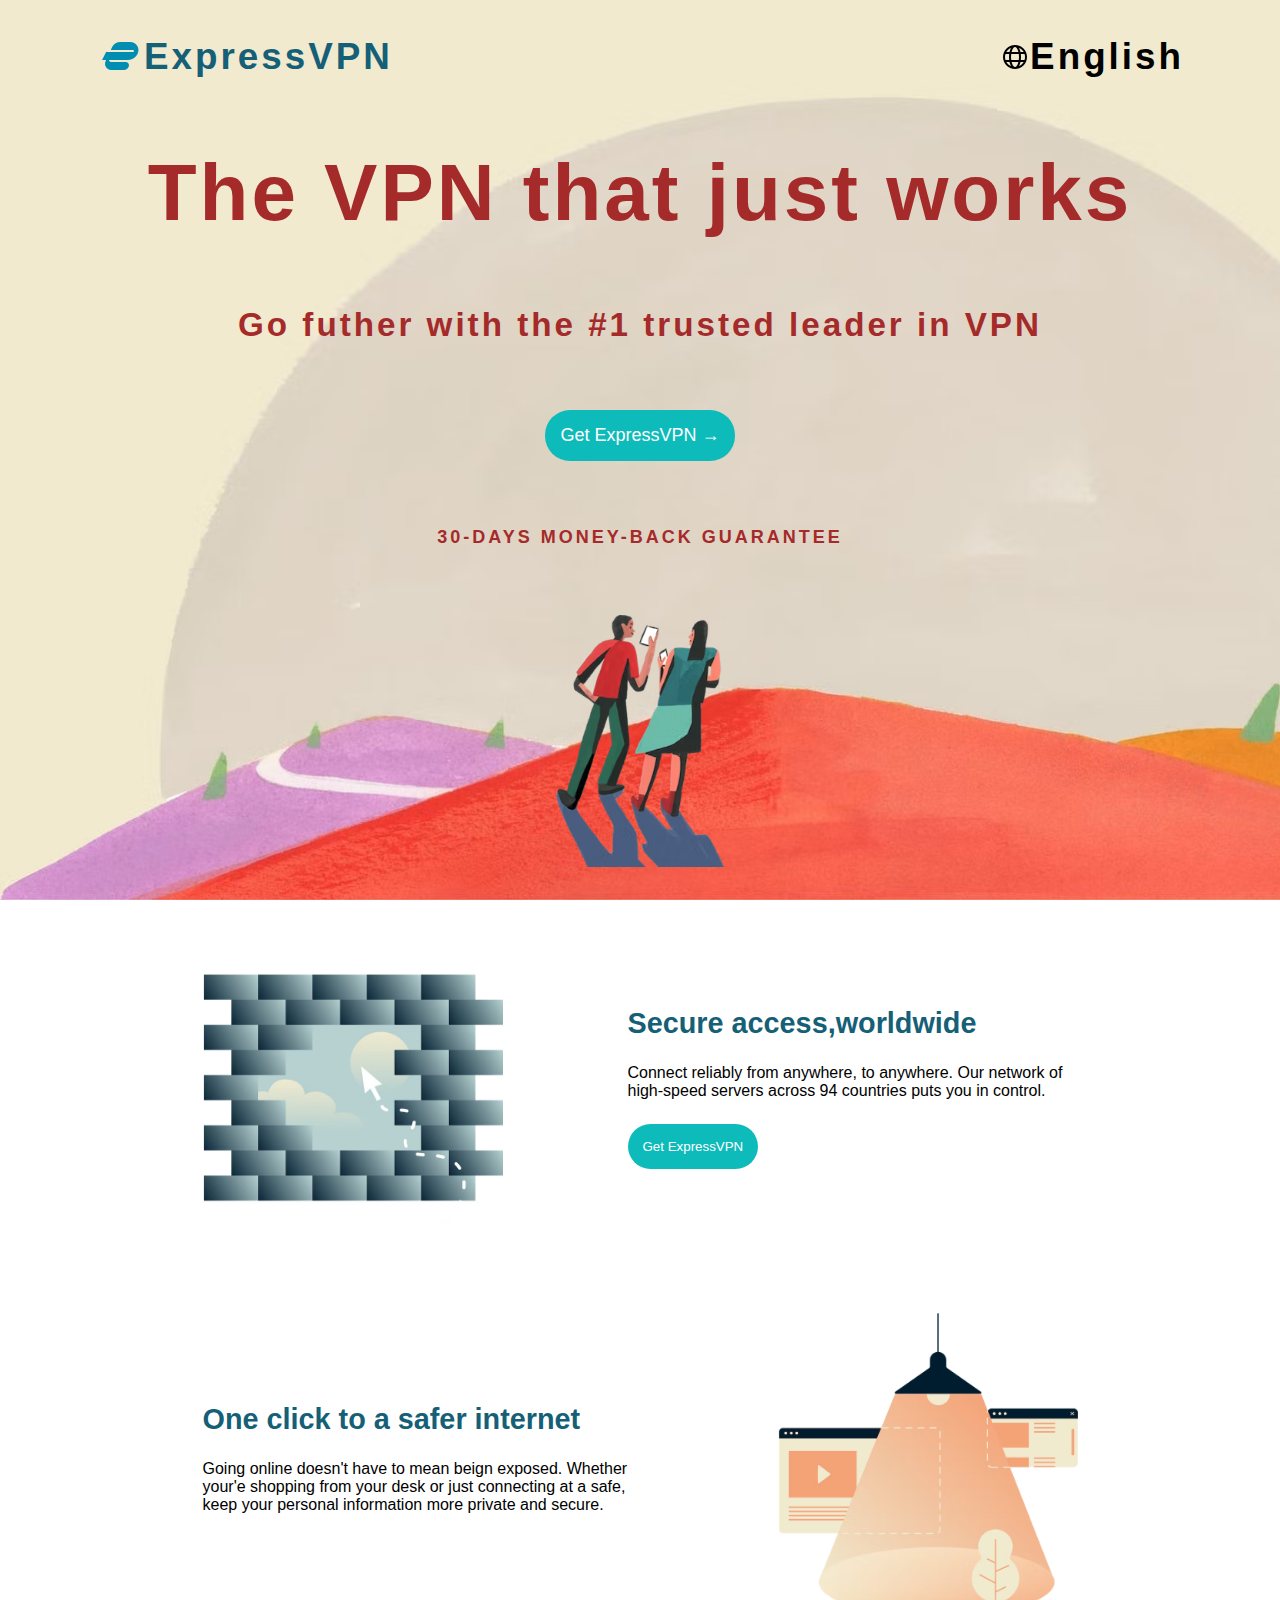
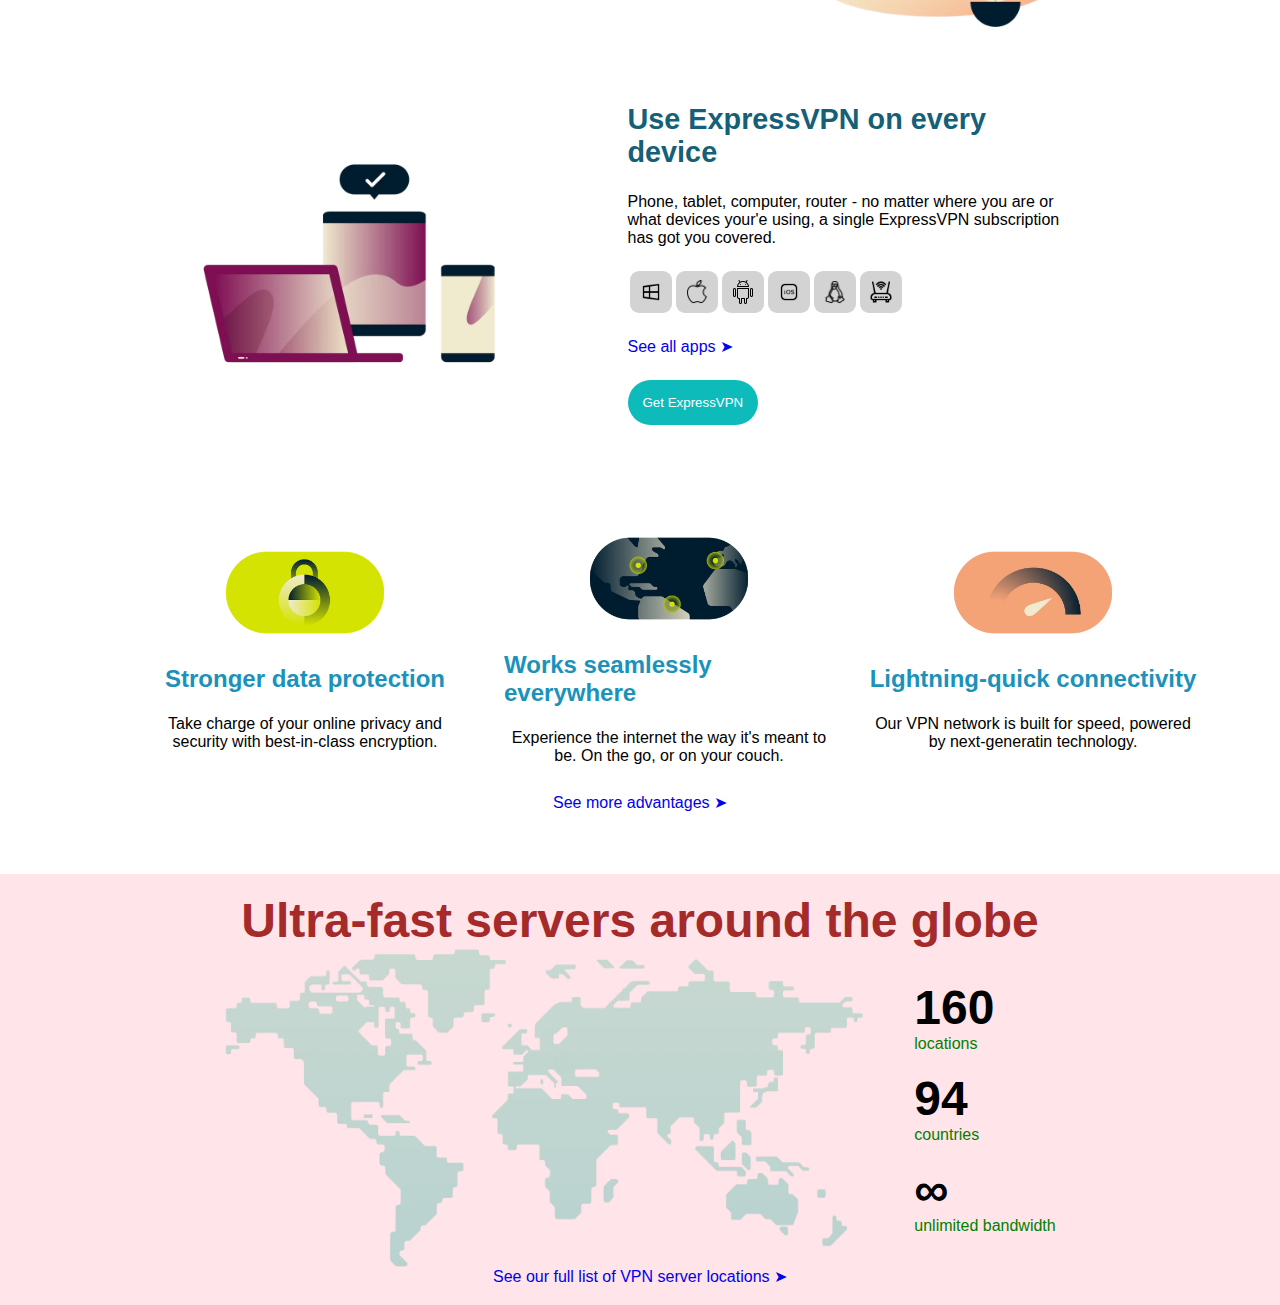
<file: OIBSIP_Task 1/index.html>
<!DOCTYPE html>
<html lang="en">

<head>
    <meta charset="UTF-8">
    <meta http-equiv="X-UA-Compatible" content="IE=edge">
    <meta name="viewport" content="width=device-width, initial-scale=1.0">
    <title>Express VPN</title>
    <link rel="shortcut icon" type="image/png" href="favicon2.png">
    <link rel="stylesheet" href="style.css">
</head>

<body>
    <div class="body-back">
        <!-- Header Section -->
        <header>
            <div class="detail">
                <span class="detail_logo">
                    <img id="limg" src="logo.png" />ExpressVPN
                </span>
                <span class="detail_lang">
                    <img id="limg"  src="globe.png" />English
                </span>
            </div>
            <h1>The VPN that just works</h1>
            <h5>Go futher with the #1 trusted leader in VPN</h5>
            <button class=" btn">
                <p>Get ExpressVPN →</p>
            </button>
            <p>30-DAYS MONEY-BACK GUARANTEE</p>
            <img src="home.jpeg" id="head-img">
        </header>
        <!-- About Section -->
        <div class="container">
            <section>
                <img src="img1.jpeg"/>
                <div class="container1">
                    <h3>Secure access,worldwide</h3>
                    <p>
                        Connect reliably from anywhere, to anywhere. Our network of
                        high-speed servers across 94 countries puts you in control.
                    </p>
                    <button class="btn">Get ExpressVPN</button>
                </div>
            </section>
            <section>
                <div class="container1">
                    <h3>One click to a safer internet</h3>
                    <p>
                        Going online doesn't have to mean beign exposed. Whether your'e
                        shopping from your desk or just connecting at a safe, keep your
                        personal information more private and secure.
                    </p>
                </div>
                <img src="img2.jpeg"/>
            </section>
            <section>
                <img src="img3.jpeg"/>
                <div class="container1">
                    <h3>Use ExpressVPN on every device</h3>
                    <p>
                        Phone, tablet, computer, router - no matter where you are or what
                        devices your'e using, a single ExpressVPN subscription has got you
                        covered.
                    </p>
                    <div class="devices">
                        <ul>
                            <li><img src="windows.png"></li>
                            <li><img src="apple.png"></li>
                            <li><img src="android.png"></li>
                            <li><img src="ios.png"></li>
                            <li><img src="linux.png"></li>
                            <li><img src="root.png"></li>
                        </ul>
                        <p>
                            <a href="#"> See all apps ➤</a>
                        </p>
                    </div>
                    <button class="btn">Get ExpressVPN</button>
                </div>
            </section>
            <section class="advantages">
                <div class="advantages1">
                    <div class="advantage1 advan">
                        <img src="img21.jpeg"/>
                        <h4>Stronger data protection</h4>
                        <p>
                            Take charge of your online privacy and security with
                            best-in-class encryption.
                        </p>
                    </div>
                    <div class="advantage2 advan">
                        <img src="img22.jpeg"/>
                        <h4>Works seamlessly everywhere</h4>
                        <p>
                            Experience the internet the way it's meant to be. On the go, or
                            on your couch.
                        </p>
                    </div>
                    <div class="advantage3 advan">
                        <img src="img23.jpeg"/>
                        <h4>Lightning-quick connectivity</h4>
                        <p>
                            Our VPN network is built for speed, powered by next-generatin
                            technology.
                        </p>
                    </div>
                </div>
                <p><a href="#">See more advantages ➤</a></p>
            </section>
        </div>
        <!-- Footer Section  -->
        <footer>
            <h2>Ultra-fast servers around the globe</h2>
            <section class="map">
                <img src="img30.jpeg"/>
                <div class="map-about">
                    <div class="loc">
                        <h4>160</h4>
                        <p>locations</p>
                    </div>
                    <br>
                    <div class="coun">
                        <h4>94</h4>
                        <p>countries</p>
                    </div>
                    <br>
                    <div class="band">
                        <h4>∞</h4>
                        <p>
                            unlimited bandwidth
                        </p>
                    </div>
                </div>
            </section>
            <p>
                <a href="#">See our full list of VPN server locations ➤</a>
            </p>
        </footer>
    </div>
</body>

</html>
</file>
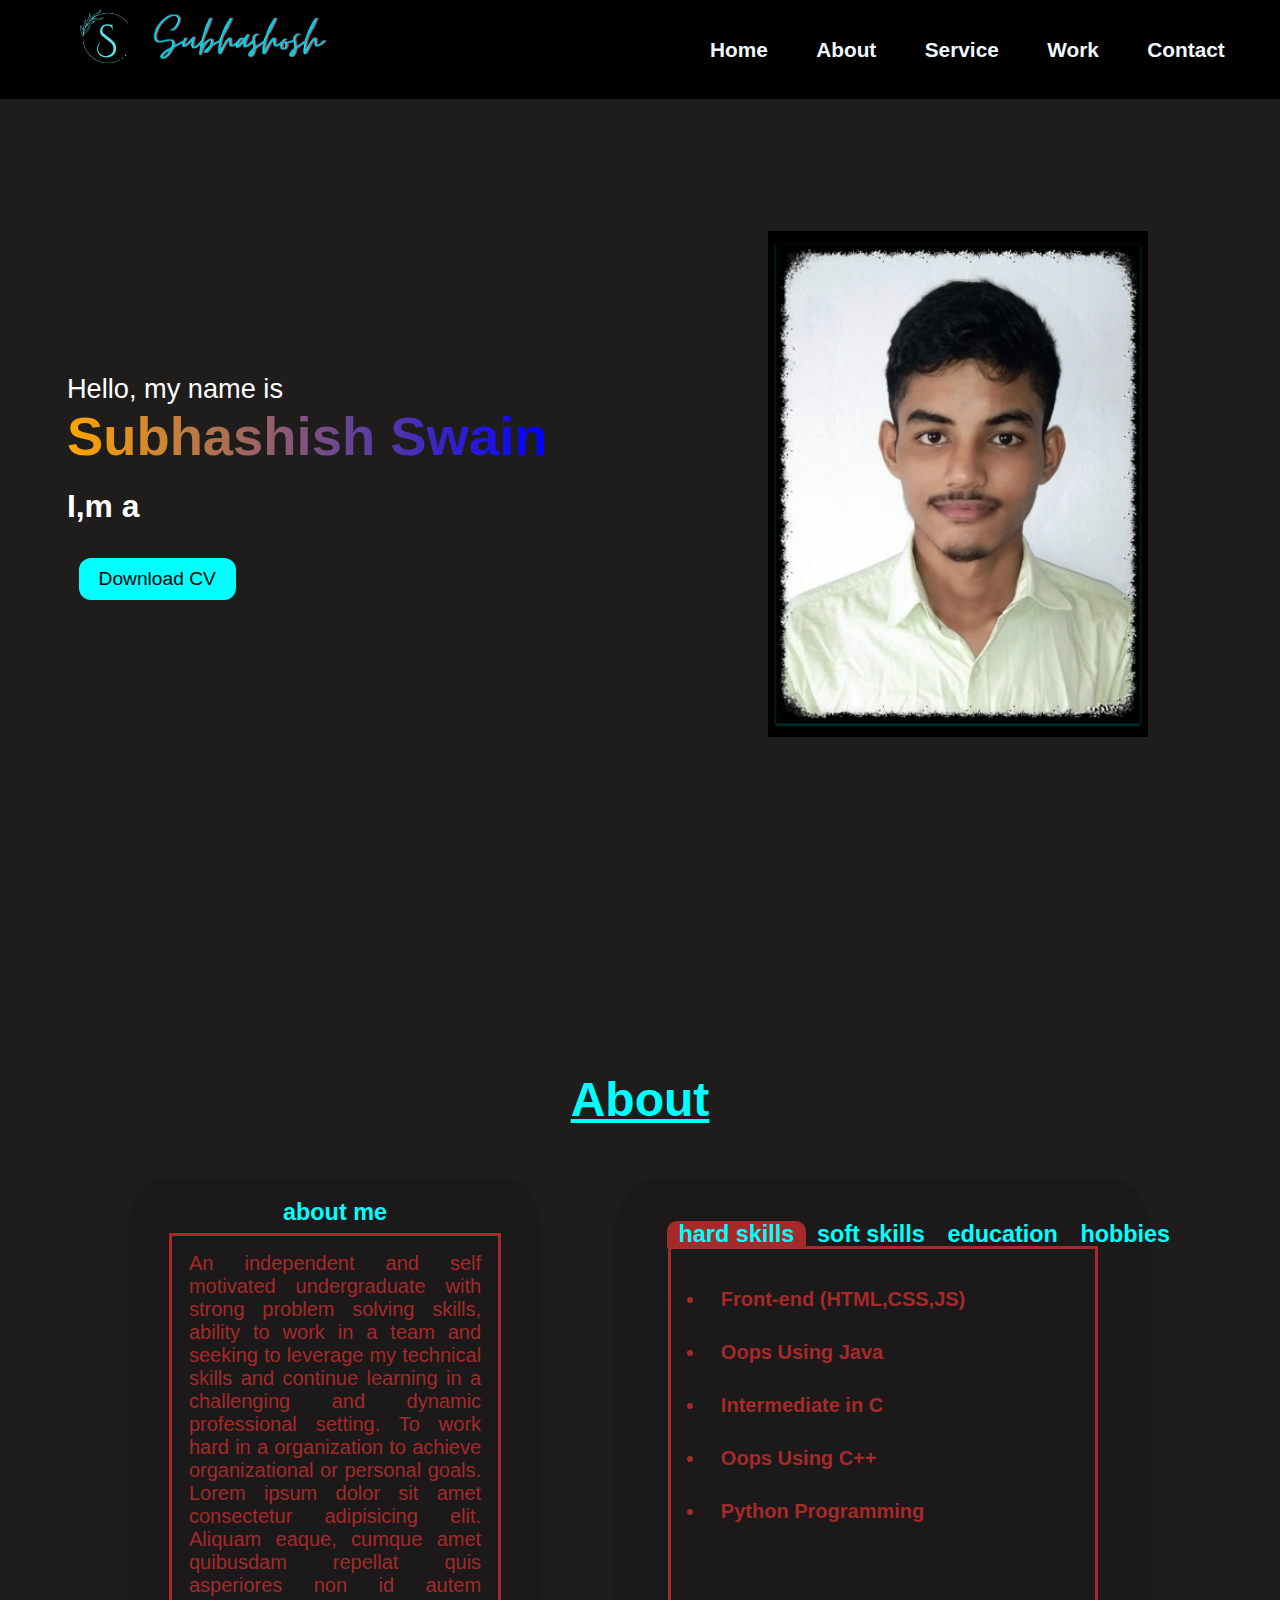
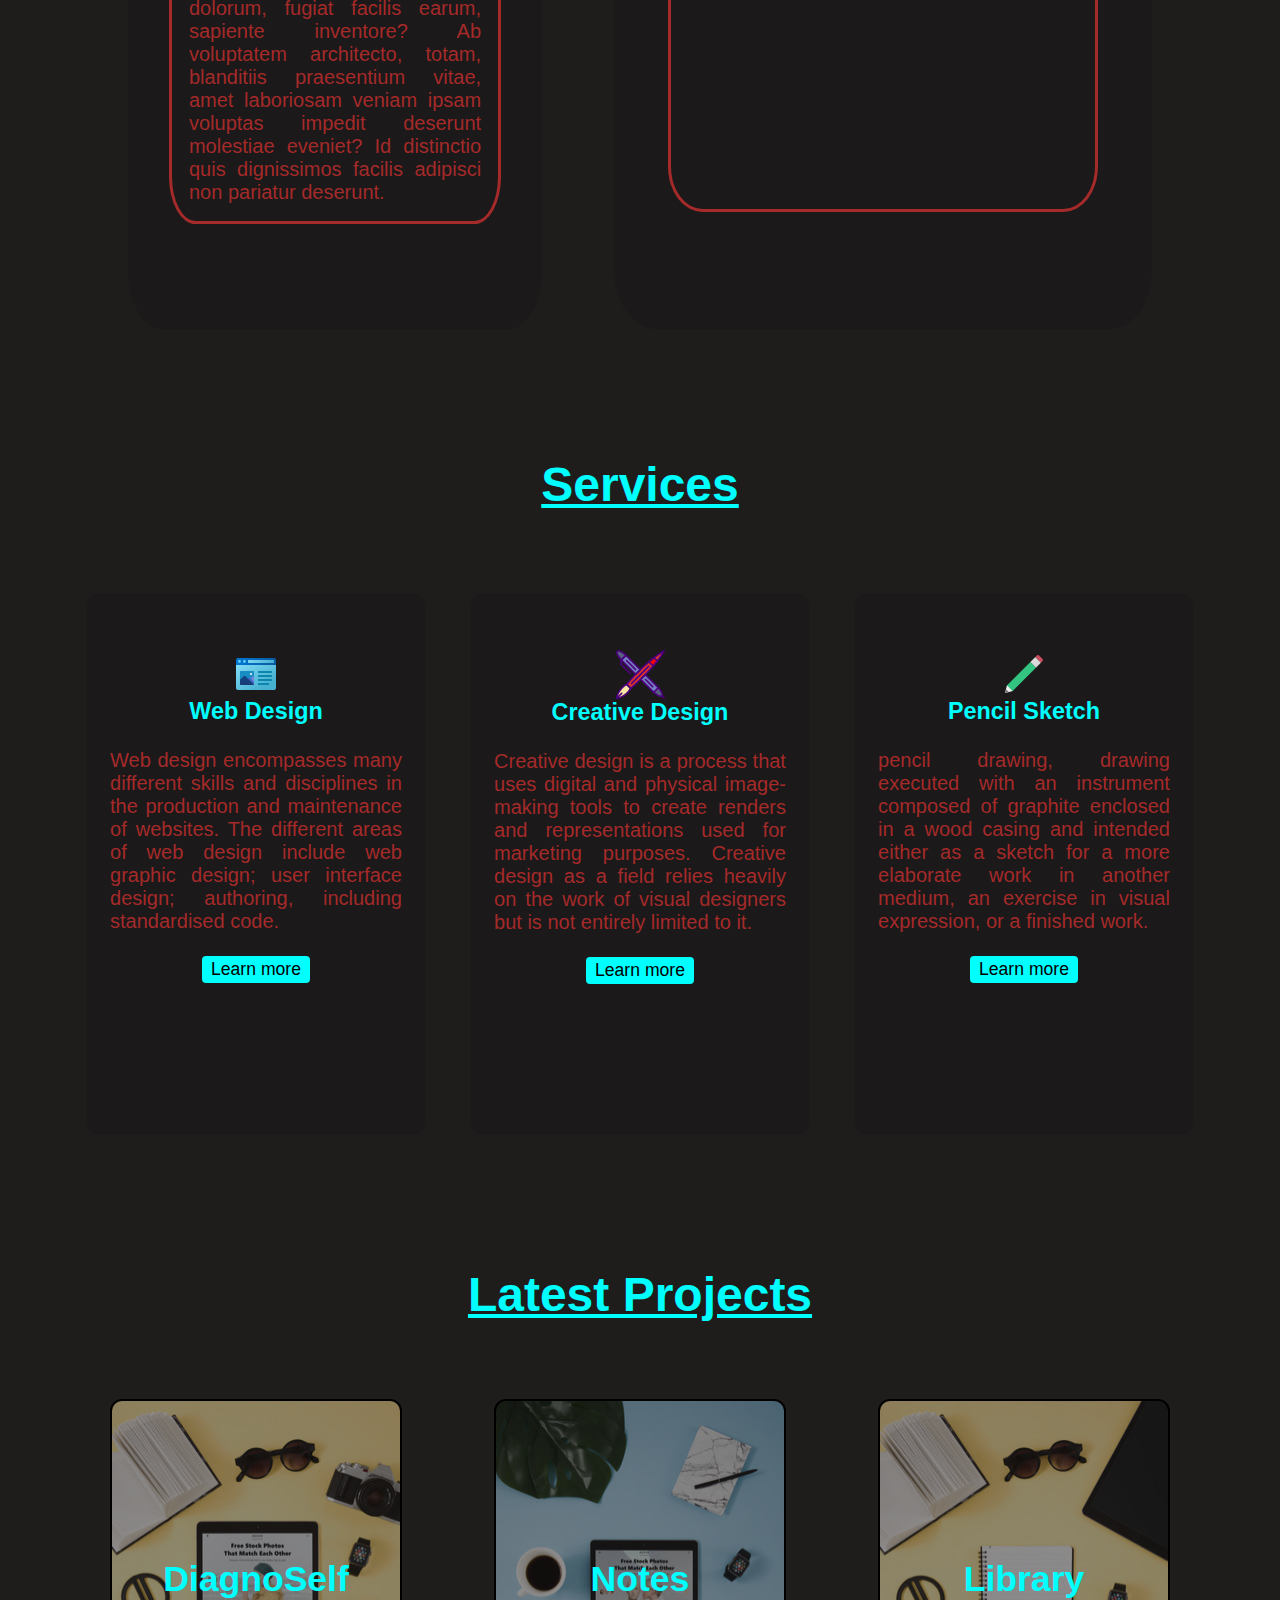
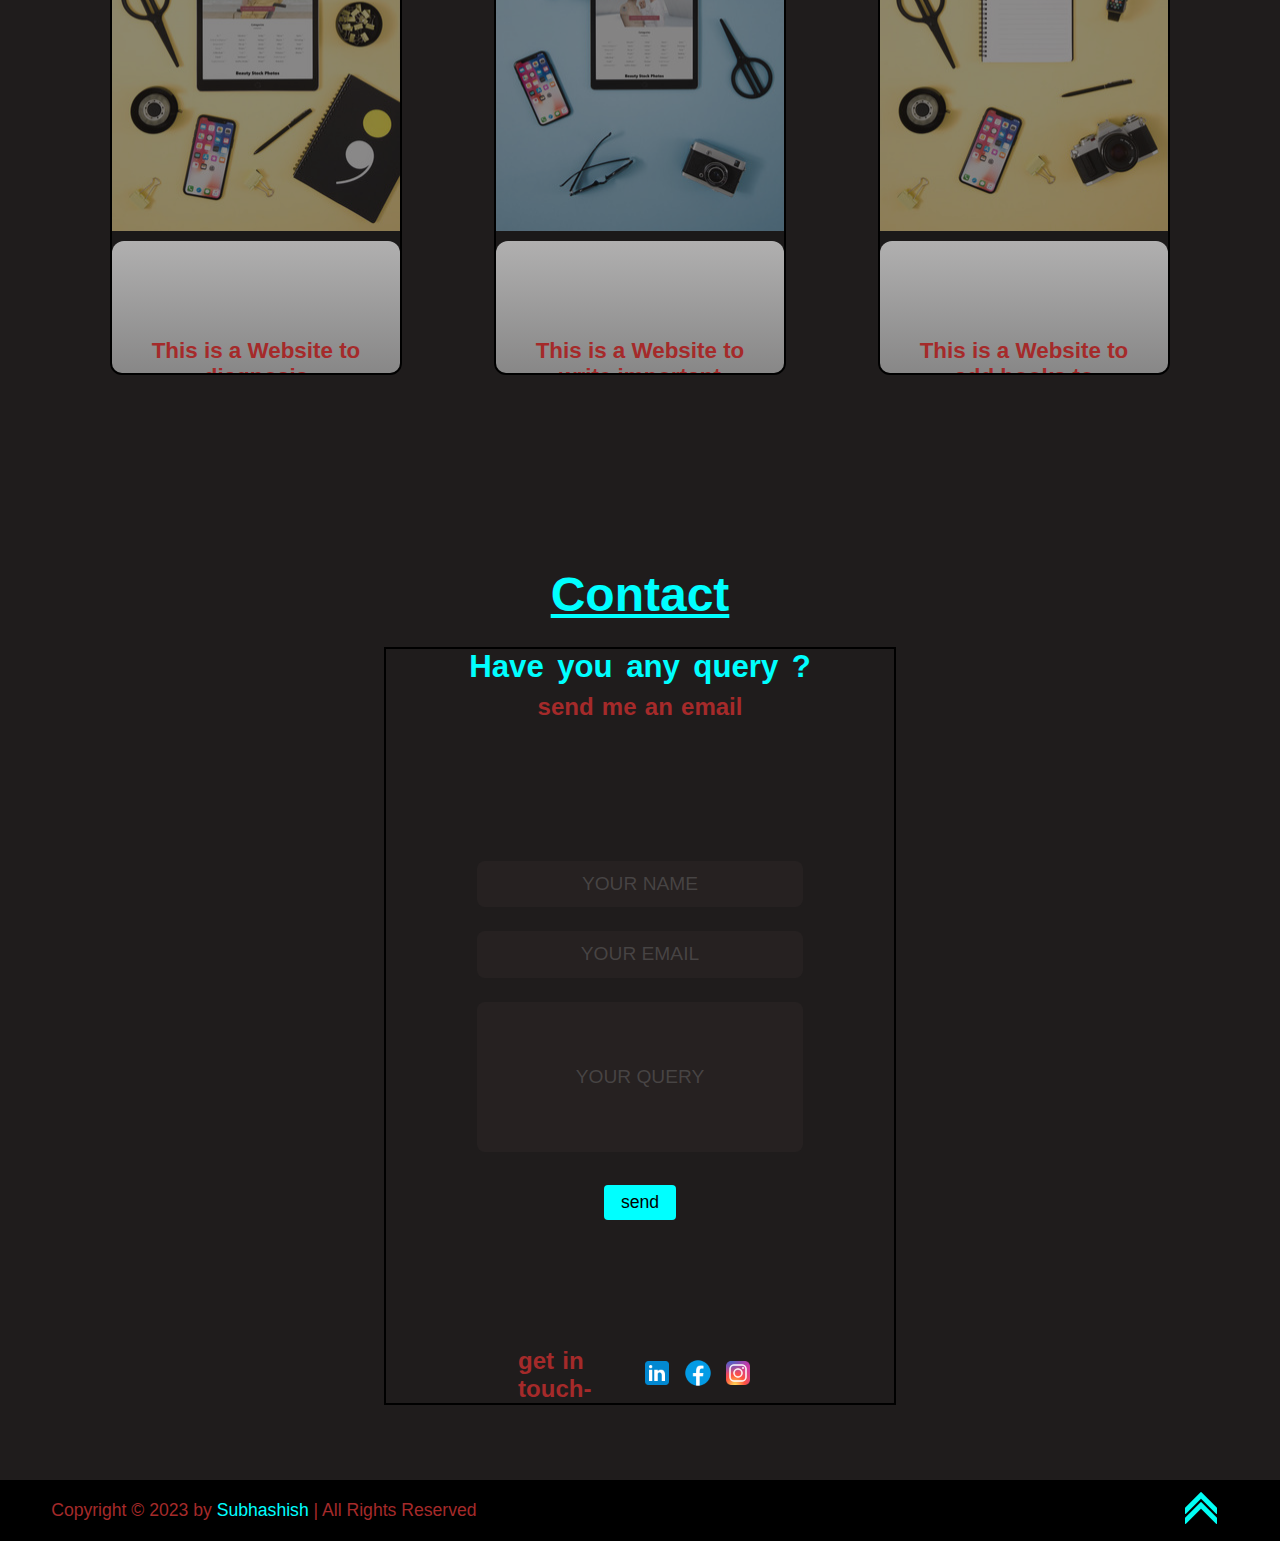
<file: OIBSIP_Task 2/index.html>
<!DOCTYPE html>
<html lang="en">

<head>
    <meta charset="UTF-8">
    <meta http-equiv="X-UA-Compatible" content="IE=edge">
    <meta name="viewport" content="width=device-width, initial-scale=1.0">
    <title>Subhashish's personal portfolio</title>
    <link rel="shortcut icon" type="image/png" href="favicon1.png">
    <link rel="stylesheet" href="style.css">
</head>

<body onload="funhskill()">
<!-- navbar section -->
    <div class="header">
        <nav class="navbar">
            <div class="left">
                <a href="#home"><img src="logo.png" id="logoimg"></a>
                <a href="#home"><img src="logoname.png" id="logoname"></a>
                <i onclick="funcshow()" id="menu-img"><img src="menu.png"></i>
            </div>
            <div class="right" id="right">
                <ul>
                    <li><a href="#home">Home</a></li>
                    <li><a href="#about">About</a></li>
                    <li><a href="#service">Service</a></li>
                    <li><a href="#work">Work</a></li>
                    <li><a href="#contact">Contact</a></li>
                    <li><i onclick="funchide()" id="cross-img"><img src="cross.png"></i></li>
                </ul>
            </div>
        </nav>
    </div>
    <!-- Home section -->
    <div class="home-section" id="home">
        <div class="home-left">
            <div class="home-contain1">
                <span>Hello, my name is </span>
                <h1>Subhashish Swain</h1>
                <div class="home-about">
                    <h3>I,m a </h3>
                    <ul>
                        <li>
                            <h3>Developer</h3>
                        </li>
                        <li>
                            <h3>Coder</h3>
                        </li>
                        <li>
                            <h3>Artist</h3>
                        </li>
                    </ul>
                </div>
            </div>
            <div class="btn">
                <a href="my_cv.pdf" download>Download CV</a>
            </div>
        </div>
        <div class="home-right">
            <img src="homeimg.png">
        </div>
    </div>
    <!-- About section -->
    <div class="about-section" id="about">
        <h1>About </h1>
        <div class="about-section-tail">
            <div class="about-left">
                <h3>about me</h3>
                <span>An independent and self motivated undergraduate with strong problem
                    solving skills, ability to work in a team and seeking to leverage my technical
                    skills and continue learning in a challenging and dynamic professional
                    setting. To work hard in a organization to achieve organizational or personal
                    goals. Lorem ipsum dolor sit amet consectetur adipisicing elit. Aliquam eaque, cumque amet quibusdam
                    repellat quis asperiores non id autem dolorum, fugiat facilis earum, sapiente inventore? Ab
                    voluptatem architecto, totam, blanditiis praesentium vitae, amet laboriosam veniam ipsam voluptas
                    impedit deserunt molestiae eveniet? Id distinctio quis dignissimos facilis adipisci non pariatur
                    deserunt.</span>
            </div>
            <div class="about-right">
                <ul class="contain-main">
                    <li id="skill1"><a onclick="funhskill()">
                            <h3>hard skills</h3>
                        </a></li>
                    <li id="skill2"><a onclick="funsskill()">
                            <h3>soft skills</h3>
                        </a></li>
                    <li id="skill3"><a onclick="funeducation()">
                            <h3>education</h3>
                        </a></li>
                    <li id="skill4"><a onclick="funhobby()">
                            <h3>hobbies</h3>
                        </a></li>
                </ul>
                <ul class="contain-mains">
                    <li class="main" id="main1">
                        <ul>
                            <li>Front-end (HTML,CSS,JS)</li>
                            <li>Oops Using Java</li>
                            <li>Intermediate in C</li>
                            <li>Oops Using C++</li>
                            <li>Python Programming</li>
                        </ul>
                    </li>
                    <li class="main" id="main2">
                        <ul>
                            <li>Creativity</li>
                            <li>Adaptibility</li>
                            <li>Problem solving</li>
                            <li>Team work</li>
                            <li>Time management</li>
                        </ul>
                    </li>
                    <li class="main" id="main3">
                        <ul>
                            <li>
                                <h5>BTech in Computer Science Engineering</h5>
                                <h5>IGIT , Dhenkanal, Odisha
                                </h5>
                                <span>2020-2024</span>
                            </li>
                            <li>
                                <h5>Class 11th-12th
                                </h5>
                                <span>Upendranath College, Soro, Balasore, Odisha
                                </span>
                                <span>2017-2019</span>
                            </li>
                            <li>
                                <h5>Upto Class 10th
                                </h5>
                                <span>Barapur Govt. High School, Barapur, Odisha
                                </span>
                            </li>
                        </ul>
                    </li>
                    <li class="main" id="main4">
                        <ul>
                            <li>Pencil Sketching</li>
                            <li>Listening Music</li>
                            <li>Playing Badminton and Carrom</li>
                            <li>Video Editing</li>
                            <li>Paper Crafting</li>
                        </ul>
                    </li>
                </ul>
            </div>
        </div>
    </div>
    <!-- Service section -->
    <div class="service-section" id="service">
        <h1>Services</h1>
        <div class="services">
            <div class="service1">
                <img src="web.png">
                <h3>Web Design</h3>
                <span>
                    Web design encompasses many different skills and disciplines in the production and maintenance of
                    websites. The different areas of web design include web graphic design; user interface design;
                    authoring, including standardised code.
                </span>
                <a href="https://en.wikipedia.org/wiki/Web_design" target="_blank" class="btn1">Learn more</a>
            </div>
            <div class="service1">
                <img src="design.png">
                <h3>Creative Design</h3>
                <span>
                    Creative design is a process that uses digital and physical image-making tools to create renders and
                    representations used for marketing purposes. Creative design as a field relies heavily on the work
                    of visual designers but is not entirely limited to it.
                </span>
                <a href="https://en.wikipedia.org/wiki/Pencil_drawing" target="_blank" class=" btn1">Learn more</a>
            </div>
            <div class="service1">
                <img src="pencil.png">
                <h3>Pencil Sketch</h3>
                <span>
                    pencil drawing, drawing executed with an instrument composed of graphite enclosed in a wood casing
                    and intended either as a sketch for a more elaborate work in another medium, an exercise in visual
                    expression, or a finished work.
                </span>
                <a href="https://en.wikipedia.org/wiki/Pencil_drawing" target="_blank" class="btn1">Learn more</a>
            </div>
        </div>
    </div>

    <!--work section  -->
    <div class="work-section" id="work">
        <h1>Latest Projects</h1>
        <div class="works">
            <div class="work1">
                <img src="back1.jpg">
                <div class="work1-head">
                    <h3>DiagnoSelf</h3>
                </div>
                <div class="work1-about">
                    <span>
                        This is a Website to diagnosis yourself.Please do visit the website.
                    </span>
                    <a href="https://suvhu.github.io/Diagnoself/" target="_blank"><img src="link.png"></a>
                </div>
            </div>
            <div class="work1">
                <img src="back3.jpg">
                <div class="work1-head">
                    <h3>Notes</h3>
                </div>
                <div class="work1-about">
                    <span>
                        This is a Website to write important notes.Please do visit the website.
                    </span>
                    <a href="https://suvhu.github.io/Important-notes/" target="_blank"><img src="link.png"></a>
                </div>
            </div>
            <div class="work1">
                <img src="back2.jpg">
                <div class="work1-head">
                    <h3>Library</h3>
                </div>
                <div class="work1-about">
                    <span>
                        This is a Website to add books to library.Please do visit the website.
                    </span>
                    <a href="https://suvhu.github.io/College-library/" target="_blank"><img src="link.png"></a>
                </div>
            </div>
        </div>
    </div>
    <!-- contact section -->
    <div class="contact-section" id="contact">
        <h1>Contact</h1>
        <div class="contacts">
            <h2>Have you any query ?</h2>
            <h4>send me an email</h4>
            <form action="https://formspree.io/f/xrgvlryd" class="contact1" method="POST">
                <div class="contact2">
                    <input type="text" name="Name-" class="form-input" id="contact-name" required>
                    <h5>your name</h5>
                </div>
                <div class="contact2">
                    <input type="text" name="Email-" class="form-input" id="contact-email" required>
                    <h5>your email</h5>
                </div>
                <div class="contact3" id="query">
                    <textarea name="Query-" class="form-input" id="contact-body" cols="20" rows="5"
                    required></textarea>
                    <h5>your query</h5>
                </div>
                <button type="submit" class="btn1 btn2" id="btn2" onclick="funvan()">send</button>
            </form>
            <div class="get-touch">
                <h4>get in touch-</h4>
                <a href="https://www.linkedin.com/in/subhashish-swain-088b69241" target="_blank"><img
                        src="linked.png"></a>
                <a href="https://www.facebook.com/subhashish.swain.52?mibextid=ZbWKwL" target="_blank"><img
                        src="fb.png"></a>
                <a href="https://instagram.com/s.u._.v?igshid=ZDdkNTZiNTM=" target="_blank"><img src="insta.png"></a>
            </div>
        </div>
    </div>

<!-- footer section -->
    <footer>
        <span>Copyright © 2023 by <span>Subhashish</span> | All Rights Reserved</span>
        <a href="#home"><img src="up.png"></a>
    </footer>

<!-- javascript -->
    <script>
        const skill1 = document.getElementById("skill1");
        const skill2 = document.getElementById("skill2");
        const skill3 = document.getElementById("skill3");
        const skill4 = document.getElementById("skill4");
        const main1 = document.getElementById("main1");
        const main2 = document.getElementById("main2");
        const main3 = document.getElementById("main3");
        const main4 = document.getElementById("main4");
        function funhskill() {
            main1.style.display = "block";
            main2.style.display = "none";
            main3.style.display = "none";
            main4.style.display = "none";
            skill1.style.backgroundColor = "brown";
            skill2.style.backgroundColor = "transparent";
            skill3.style.backgroundColor = "transparent";
            skill4.style.backgroundColor = "transparent";
        }
        function funsskill() {
            main1.style.display = "none";
            main2.style.display = "block";
            main3.style.display = "none";
            main4.style.display = "none";
            skill2.style.backgroundColor = "brown";
            skill1.style.backgroundColor = "transparent";
            skill3.style.backgroundColor = "transparent";
            skill4.style.backgroundColor = "transparent";
        }
        function funeducation() {
            main3.style.display = "block";
            main2.style.display = "none";
            main1.style.display = "none";
            main4.style.display = "none";
            skill3.style.backgroundColor = "brown";
            skill2.style.backgroundColor = "transparent";
            skill1.style.backgroundColor = "transparent";
            skill4.style.backgroundColor = "transparent";
        }
        function funhobby() {
            main4.style.display = "block";
            main2.style.display = "none";
            main3.style.display = "none";
            main1.style.display = "none";
            skill4.style.backgroundColor = "brown";
            skill2.style.backgroundColor = "transparent";
            skill3.style.backgroundColor = "transparent";
            skill1.style.backgroundColor = "transparent";
        }

        function funvan() {

            setTimeout(() => {
                document.getElementById("contact-name").value = "";
                document.getElementById("contact-email").value = "";
                document.getElementById("contact-body").value = "";
            }, 500);
        }

        const righty=document.getElementById("right");
        const menuimg=document.getElementById("menu-img")
        function funchide(){
            righty.style.display="none";
            menuimg.style.display="block";
        }
        function funcshow(){
            righty.style.display="block";
            menuimg.style.display="none";
        }
    </script>
</body>

</html>
</file>
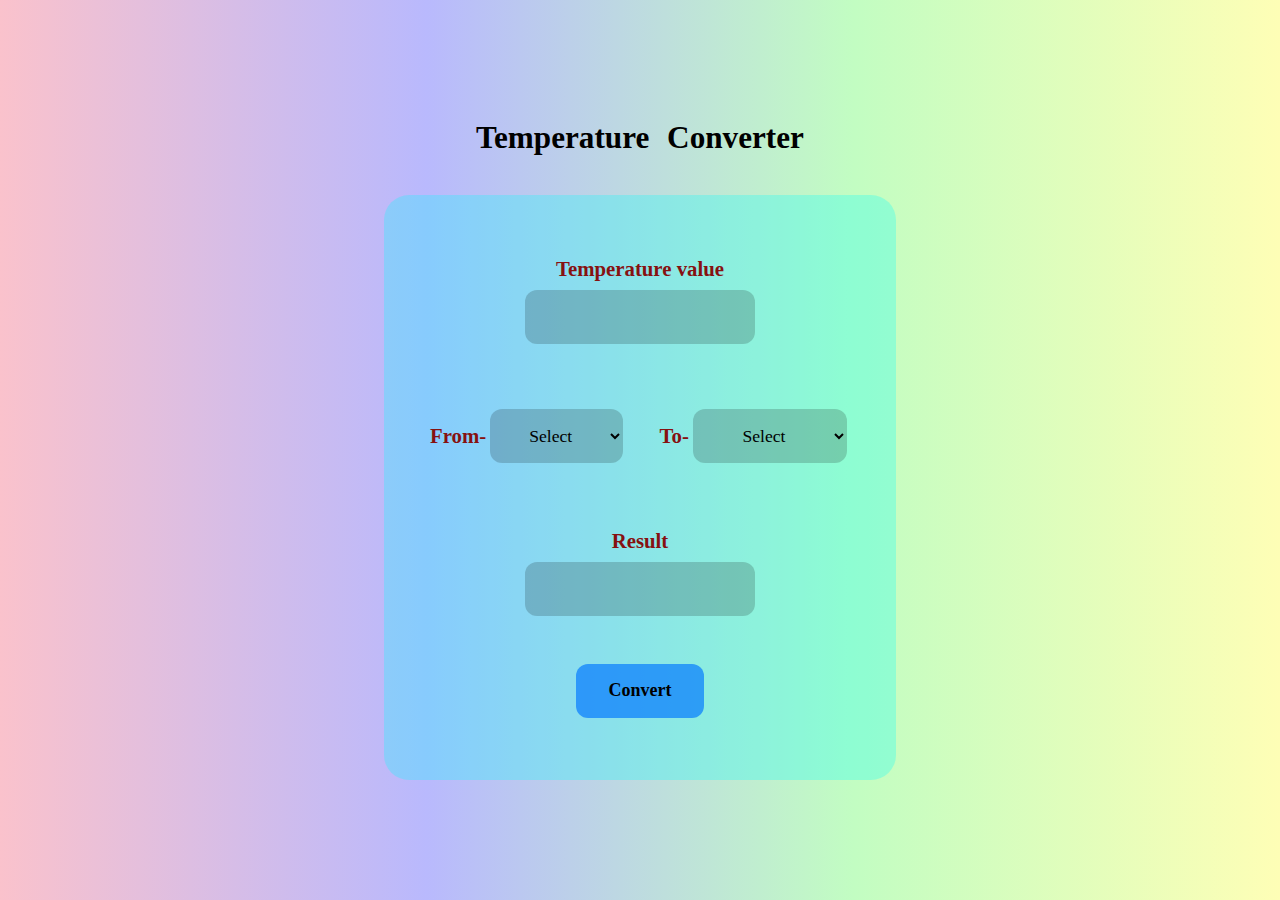
<file: OIBSIP_Task 3/index.html>
<!DOCTYPE html>
<html lang="en">

<head>
  <meta charset="UTF-8">
  <meta http-equiv="X-UA-Compatible" content="IE=edge">
  <meta name="viewport" content="width=device-width, initial-scale=1.0">
  <title>Temperature Converter</title>
  <link rel="shortcut icon" type="image/png" href="favicon.png">
  <link rel="stylesheet" href="style.css">
</head>

<body>
  <div class="container">
    <h2>Temperature Converter</h2>
    <form onsubmit="functemp(); return false;" class="form-contain">
      <div class="form-contain1">
        <label for="temp">Temperature value</label>
        <input type="number" name="temp_value" id="temp_value1" class="boxy">
      </div>
      <div class="form-contain2" >
        <div class="frto" id="from">
          <label for="input1">From-</label>
          <select name="temp_from" id="temp1">
            <option value="sel">Select</option>
            <option value="cel">Celcius</option>
            <option value="far">Fahrenheit</option>
            <option value="kel">Kelvin</option>
          </select>
        </div>
        <div class="frto" id="to">
          <label for="input2">To-</label>
          <select name="temp_to" id="temp2">
            <option value="sel">Select</option>
            <option value="cel">Celcius</option>
            <option value="far">Fahrenheit</option>
            <option value="kel">Kelvin</option>
          </select>
        </div>
      </div>
      <div class="form-contain1">
        <label for="result">Result</label>
        <div class="boxy" id="show"> </div>
      </div>
      <button class="btn"><h4>Convert</h4></button>
    </form>
  </div>
  <script>
    function functemp() {
      const temp_value1 = document.getElementById("temp_value1").value;
      const temp1 = document.getElementById("temp1");
      const temp1_value = temp1.options[temp1.selectedIndex].value;
      const temp2 = document.getElementById("temp2");
      const temp2_value = temp2.options[temp2.selectedIndex].value;

      function celtofar(n) {
        let f = parseFloat((n * 9 / 5) + 32).toFixed(2);
        return f;
      }
      function celtokel(n) {
        let f = parseFloat(Number(n) + 273.15).toFixed(2);
        return f;
      }
      function fartocel(n) {
        let f = parseFloat((n - 32) * 5 / 9).toFixed(2);
        return f;
      }
      function fartokel(n) {
        let f = parseFloat(((n - 32) * 5 / 9) + 273.15).toFixed(2);
        return f;
      }
      function keltocel(n) {
        let f = parseFloat(n - 273.15).toFixed(2);
        return f;
      }
      function keltofar(n) {
        let f = parseFloat(((n - 273.15) * 9 / 5) + 32).toFixed(2);
        return f;
      }

      let result;
      // from celcius
      if (temp1_value == 'cel' && temp2_value == 'cel') {
        result = temp_value1;
        document.getElementById("show").innerHTML = `${result} °C`;
      }
      if (temp1_value == 'cel' && temp2_value == 'far') {
        result = celtofar(temp_value1);
        document.getElementById("show").innerHTML = `${result} °F`;
      }
      if (temp1_value == 'cel' && temp2_value == 'kel') {
        result = celtokel(temp_value1);
        document.getElementById("show").innerHTML = `${result} K`;
      }
      // from fahrenheit
      if (temp1_value == 'far' && temp2_value == 'far') {
        result = temp_value1;
        document.getElementById("show").innerHTML = `${result} °F`;
      }
      if (temp1_value == 'far' && temp2_value == 'cel') {
        result = fartocel(temp_value1);
        document.getElementById("show").innerHTML = `${result} °C`;
      }
      if (temp1_value == 'far' && temp2_value == 'kel') {
        result = fartokel(temp_value1);
        document.getElementById("show").innerHTML = `${result} K`;
      }
      // from kelvin
      if (temp1_value == 'kel' && temp2_value == 'kel') {
        result = temp_value1;
        document.getElementById("show").innerHTML = `${result} K`;
      }
      if (temp1_value == 'kel' && temp2_value == 'far') {
        result = keltofar(temp_value1);
        document.getElementById("show").innerHTML = `${result} °F`;
      }
      if (temp1_value == 'kel' && temp2_value == 'cel') {
        result = keltocel(temp_value1);
        document.getElementById("show").innerHTML = `${result} °C`;
      }
      //nothing selected
      if (temp1_value == 'sel' || temp2_value == 'sel') {
        document.getElementById("show").innerHTML = ` `;
        alert("Please enter From & To section properly");
      }
    }
  </script>
</body>

</html>
</file>
<file: OIBSIP_Task 1/style.css>
*{
    margin: 0;
    padding: 0;
    box-sizing: border-box;
    font-family: 'Lucida Sans', 'Lucida Sans Regular', 'Lucida Grande', 'Lucida Sans Unicode', Geneva, Verdana, sans-serif;
}
html{
    scroll-behavior: smooth;
}
.body-back {
    width: 100%;
    height: 100vh;
    background: url('bg.jpeg') no-repeat fixed; 
    background-size: cover;
}

/* Header Section  */
header {
    width: 100%;
    height: 100vh;
    display: flex;
    flex-direction: column;
    align-items: center;
    justify-content: space-around;
    color: brown;
    letter-spacing: 3px ;
    font-size: 2.5rem;
    font-weight: 600;
}
header .detail{
    width: 85%;
    display: flex;
    justify-content: space-between;
    color: rgb(21, 95, 119);
}
header .detail_lang{
    color: black;
}
.detail_lang,.detail_logo{
    display: flex;
    align-items: center;
    justify-content: space-between;
    font-size: 2.3rem;
}
.btn{
    background: rgb(13, 187, 187);
    color: white;
    border: none;
    padding: 15px;
    border-radius: 25px;
    cursor: pointer;
    transition: transform 0.5s;
}
.btn:hover{
    transform: scale(1.1);
    border: 2px solid black;
    background: transparent;
    color: black;
}
header p {
    font-size: large;
}
#head-img{
    height: 28vh;
}

/*About Section*/
.container {
    width: 100%;
    display: flex;
    flex-direction: column;
    align-items: center;
    justify-content: center;
}
.container section {
    width: 80%;
    display: flex;
    align-items: center;
    justify-content: space-around;
    margin: 2% 0;
    background: white;
    border-radius: 18px;
    padding: 12px;
}
.container section img {
    width: 30%;
}
.container section .container1 {
    width: 45%;
    height: 80%;
    display: flex;
    flex-direction: column;
    align-items: start;
    justify-content: center;
}
.container1 p {
    margin: 24px 0px;
}
.container1 h3 {
    font-size: 1.8rem;
    width: 100%;
    color: rgb(21, 95, 119);
}
.devices ul {
    display: flex;
    justify-content: space-around;
    align-items: center;
    list-style: none;
}
.devices ul li {
    background: rgba(0, 0, 0, 0.171);
    padding: 9px;
    border-radius: 9px;
    display: flex;
    margin: 0 2px;
    
}
.devices ul li img {
    width:24px
}
.advantages {
    display: flex;
    flex-direction: column;
    justify-content: space-around;
    align-items: center;
}
.advantages1 {
    width: 100%;
    display: grid;
    grid-template-columns: 33% 33% 33%;
    grid-template-rows: auto;
    grid-gap: 34px;
    margin: 28px 0px;
}
.advantages1 div {
    width: 100%;
    display: flex;
    flex-direction: column;
    align-items: center;
    justify-content: center;
}

.advantages1 .advan h4 {
    margin: 22px 0px;
    font-size: x-large;
    color: rgb(27, 146, 186);
}
.advantages1 .advan p {
    text-align: center;
}
.advantages1 .advan img{
    width: 60%;
    height: auto;
}

/*Footer Section*/
footer {
    display: flex;
    flex-direction: column;
    justify-content: center;
    align-items: center;
    margin: 25px 0px;
    padding: 19px 0px;
    background-color: rgba(255, 192, 203, 0.416);
}
footer .map {
    display: flex;
    align-items: center;
    justify-content: center;
}

footer .map img {
    margin-right: 50px ;
    width: 50%;
}
footer .map h4 {
    font-size: xxx-large;
    margin-right: 18px;
}
footer .map p{
    color: green;
}
footer h2 {
    font-size: xxx-large;
    color: brown;
}
a{
    text-decoration: none;
 }
a:hover {
    text-decoration: underline;
 }

@media screen and (max-width: 480px) {
    /* Header Section */
    header {
        font-size: large;
        text-align: center;
        overflow: hidden;
    }
    header .detail{
        flex-direction: column;
    }
    .detail_lang,.detail_logo{
        font-size: 1.2rem;
        justify-content: center;
    }
    .limg{
        width: 5%;
    }
    /* About Section */
    .container section {
        width: auto;
    }
    .container section .container1 {
        width: auto;
        height: auto;
    }
    .container1 h3 {
        font-size: 1.4rem;
    }
    .container .advantages .advantages1 {
        grid-template-columns: auto;
    }
    .devices ul li {
        padding: 3px;
        border-radius: 9px;
        margin: 0 1px;
    }
    .devices ul li img {
        width:18px
    }
    .advantages1 .advan h4 {
        text-align: center;
    }
    /* Footer Section */
    footer {
        text-align: center;
    }
    footer h2 {
        font-size: xx-large;
    }
    footer .map {
        flex-direction: column;
    }
 }
</file>
<file: OIBSIP_Task 2/style.css>
*{
    padding: 0px;
    margin: 0px;
    box-sizing: border-box;
    font-family: 'Gill Sans', 'Gill Sans MT', Calibri, 'Trebuchet MS', sans-serif;
}

html{
    scroll-behavior: smooth;
}

body{
    position: relative;
}


/* navbar section */
.header{
    width: 100%;
    height: 11vh;
    margin: auto;
    background-color: black;
    position: fixed;
    overflow: hidden;
    z-index: 1;
}
.navbar{
    width: 90%;
    height: auto;
    margin: auto;
    display: flex;
    align-items: center;
    justify-content: space-between;
    /* overflow: hidden; */
}
.left{
    width: 100%;
}
#logoimg{
    height: 85px;
    position: absolute;
    top: -6.5px;
    left: 5%;
}
#logoname{
    height: 50px;
    position: absolute;
    top: 12px;
    left: 10%;
}
.right{
    width: 100%; 
    flex-basis: 80%;
}
.right ul{
    width: 110%;
    height: 11vh;
    display: flex;
    align-items: center;
    justify-content: space-between;
}
.right ul li{
    font-size:1.3rem;
    list-style: none;
}
.right ul li a{
    padding: 6px;
    text-decoration: none;
    font-weight: bold;
    color: aliceblue;
}
.right ul li a:hover{
    color: aqua;
}
.right ul li{
    transition: transform 0.5s;
}
.right ul li:hover{
    transform: scale(1.2);
}
#cross-img{
    display: none;
}
#menu-img{
    display: none;
}


/* home section */
.home-section{
    width: 100%;
    height: 108vh;
    display: grid;
    grid-template-columns: 1.5fr 1fr;
    align-items: center;
    justify-content: center;
    background-color: rgb(31, 28, 28);
}
.home-left{
    width: 80%;
    display: flex;
    flex-direction: column;
    align-items: center;
    justify-content: center;
    font-size: 1.7rem;
    color:white;
}
.home-contain1 h1{
    background: linear-gradient(to right,orange,blue);
    -webkit-background-clip: text;
    -webkit-text-fill-color: transparent;
}
.home-about{
    margin-top: 20px;
    display: flex;
    height: 40px;
    overflow: hidden;
    transform: none;
}
.home-about ul li {
    padding-left: 14px;
    list-style: none;
    height: 40px;
    line-height: 40px;
    top: 0px;
    position: relative;
    animation: slide 6s steps(3) infinite;
    color: aqua;
}
@keyframes slide{
    100%{
        top: -120px;
    }
}
.home-about ul li h3{
    position: relative;
}
.home-about ul li h3::after{
    content: "";
    position: absolute;
    width: 100%;
    height: 100%;
    left: 0;
    border-left: 2px solid rgb(31, 28, 28);
    background: rgb(31, 28, 28);
    animation: typing 2s steps(10) infinite;
}
@keyframes typing{
    100%{
        left: 110%;
    }
}
.btn{
    background-color: aqua;
    border-radius: 12px;
    padding: 10px 20px;
    font-size: 1.2rem;
    margin-top: 30px;
    margin-left: -300px;
    transition: transform 0.5s;
}
.btn a{
    text-decoration: none;
    color: black;
}
.btn:hover{
    transform: scale(1.2);
    background-color: transparent;
    border: 2px  solid aqua;
}
.home-right img{
    width: 380px;
    animation: move 3s ease-in-out infinite;
}

@keyframes move{
    30%{
        margin-top: -20px;
    }
    70%{
        transform: scale(1.05);
    }
}

/* About section */

.about-section{
    width: 100%;
    height: 112vh;
    display: flex;
    flex-direction: column;
    align-items: center;
    justify-content: center;
    color: aqua;
    padding-top: 100px;
    box-sizing: border-box;
    overflow: hidden;
    background-color: rgb(31, 28, 28);
}
.about-section h1{
    text-decoration: underline;
    font-size: 3rem;
}
.about-section-tail{
    width: 100%;
    height: 100%;
    display: grid;
    grid-template-columns: 1fr 1.3fr;
    grid-column-gap: 7%;
    align-items: start;
    font-size: 1.25rem;
    padding: 4% 10%;
    overflow: hidden;
}
.about-left{
    width: 100%;
    height: 100%;
    display: flex;
    flex-direction: column;
    align-items: center;
    background-color: rgba(16, 15, 15, 0.203);
    padding: 5% 10%;
    text-align: justify;
    border-radius: 8%;
}
.about-left:hover{
    background-color: rgb(23, 22, 22);
}
.about-left span{
    margin-top: 2%;
    color: brown;
    border: 3px solid brown;
    padding: 5% 5%;
    border-radius: 0 0 8% 8%;
}
.about-right{
    width: 100%;
    height: 100%;
    display: flex;
    flex-direction: column;
    align-items: center;
    justify-content: start;
    background-color: rgba(16, 15, 15, 0.203);
    border-radius: 8%;
    padding-top: 8%;
}
.about-right:hover{
    background-color: rgb(23, 22, 22);
}
.contain-main{
    width: 100%;
    display: flex;
    align-items: center;
    margin-left: 19.9%;
}
.contain-main li{
    padding: 0 2.1% ;
    list-style: none;
    cursor: pointer;
    border-radius: 10px 10px 0 0;
}

.contain-mains{
    width: 80%;
    height: 80%;
    display: flex;
    align-items: start;
    border: 3px solid brown;
    padding: 10% 5%;
    margin-top: -2px;
    border-radius: 0 0 8% 8%;
}
.contain-mains .main{
    position: absolute;
    /* background-color: black; */
    margin-top: -30px;
    width: 30%;
    height: 22%;
    display: flex;
    padding-left: 3%;
}
.contain-mains .main ul{
    padding: auto;
    margin-left: -30px;
    color: brown;
}
.contain-mains .main ul li{
    padding: 4%;
    list-style: disc;
    font-weight: bold;
}


/* service section */
.service-section{
    width: 100%;
    height: 90vh;
    display: flex;
    flex-direction: column;
    align-items: center;
    color: aqua;
    padding-top: 6%;
    overflow: hidden;
    background-color: rgb(31, 28, 28);
}
.service-section h1{
    text-decoration: underline;
    font-size: 3rem;
    margin-bottom: 2%;
}

.services{
    width: 90%;
    height: 100%;
    display: flex;
    align-items: center;
    justify-content: space-between;
    text-align: justify;
    font-size: 1.25rem;
    overflow: hidden;
}
.service1{
    width: 50%;
    height: 83%;
    display: flex;
    flex-direction: column;
    align-items: center;
    padding: 5% 2%;
    margin: 0 2%;
    background-color: rgba(16, 15, 15, 0.203);
    border-radius: 12px;
    transition: transform 0.5s ;
}
.service1:hover{
    transform: translateY(-10px);
    background-color: rgb(26, 22, 22);
}
.service img{
    width: 10%;
    height: 10%;
}
.btn1{
    text-decoration: none;
    color: black;
    background: aqua;
    padding: 1% 3%;
    font-size: 1.1rem;
    border-radius: 4px;
    transition: transform 0.3s;
    margin-top: 8%;
}
.btn1:hover{
    background-color: transparent;
    border: 1px solid aqua;
    transform: scale(1.1);
}
.service1 span{
    color: brown;
    margin-top: 8%;
}

/* Work section */
.work-section{
    width: 100%;
    height: 100vh;
    display: flex;
    flex-direction: column;
    align-items: center;
    color: aqua;
    padding-top: 6%;
    overflow: hidden;
    background-color: rgb(31, 28, 28);
}
.work-section h1{
    text-decoration: underline;
    font-size: 3rem;
    margin-bottom: 2%;
}
.works{
    width: 90%;
    height: 70%;
    display: flex;
    align-items: center;
    justify-content: space-between;
    text-align: justify;
    font-size: 1.25rem;
    margin-top: 4%;
}
.work1{
    position: relative;
    width: 100%;
    height: 100%;
    display: flex;
    flex-direction: column;
    align-items: center;
    margin: 0 4%;
    background-color: rgba(16, 15, 15, 0.203);
    border-radius: 12px;
    border: 2px solid black;
    overflow: hidden;
    transition: transform 1.5s ;
}
.work1 img{
    width: 100%;
    opacity: 0.5;
}

.work1 .work1-head{
    position: absolute;
    display: flex;
    align-items: center;
    justify-content: center;
    padding-top: 55%;
    font-size: 1.9rem;
    transition: transform 1.5s ease-in-out;
}
.work1 .work1-about{
    position: absolute;
    display: flex;
    flex-direction: column;
    align-items: center;
    justify-content: space-between;
    width: 100%;
    height: 100%;
    background: linear-gradient(rgba(255, 255, 255, 0.653),rgb(0, 0, 0));
    border-radius: 12px;
    padding: 34% 10%;
    color: brown;
    font-size: 1.4rem;
    font-weight: bold;
    text-align: center;
    transform: translateY(440px);
    transition: transform 1.5s ease-in-out;
}
.work1:hover .work1-about{
    transform: translateY(0px);
}
.work1:hover .work1-head{
    transform: translateY(-140px);
}
.work1:hover{
    transform: scale(1.07);
}

.work1-about a{
    background-color: rgba(233, 221, 221, 0.477);
    padding: 15px;
    height: 60px;
    width: 60px;
    border-radius: 200px;
    transition: transform 0.3s;
}
.work1-about a:hover{
    transform: scale(1.1);
    background-color: transparent;
    border: 2px solid black;
}

/* contact section */
.contact-section{
    width: 100%;
    height: 110vh;
    display: flex;
    flex-direction: column;
    align-items: center;
    color: aqua;
    padding-top: 6%;
    overflow: hidden;
    background-color: rgb(31, 28, 28);
}
.contact-section h1{
    text-decoration: underline;
    font-size: 3rem;
    margin-bottom: 2%;
}
.contacts{
    width: 40%;
    height: 83%;
    /* background-color: pink; */
    display: flex;
    flex-direction: column;
    align-items: center;
    justify-content: center;
    font-size: 1.3rem;
    position: relative;
    overflow: hidden;
    transition: transform 0.8s;
    border: 2px solid black;
}
.contacts:hover{
    transform: translateY(-10px);
}
.contacts h2{
    margin-bottom: 1.5%;
    word-spacing: 0.3rem;
}
.contacts h4{
    word-spacing: 0.1rem;
    color: brown;
    font-size: 1.5rem;
}
.contact1{
    width: 100%;
    height: 100%;
    display: flex;
    flex-direction: column;
    align-items: center;
    justify-content: center;
    /* background-color: blue; */
}
.contact2,.contact3{
    width: 80%;
    display: flex;
    align-items: center;
    justify-content: center;
    /* background-color: black; */
    position: relative;
    overflow: hidden;
}
.contact2 input ,.contact3 textarea{
    width: 80%;
    padding: 2% 5%;
    margin: 3% 0;
    font-size: 1.4rem;
    background-color: rgba(94, 82, 82, 0.114);
    color: aliceblue;
    border: 2px solid transparent;
    border-radius: 8px;
    resize: none;
}
.contact2 input:hover ,.contact3 textarea:hover{
    background-color: rgba(61, 53, 53, 0.616);
}
.contact2 h5,.contact3 h5{
    position: absolute;
    font-size: 1.2rem;
    color: rgba(128, 128, 128, 0.377);
    text-transform: uppercase;
    font-weight: lighter;
    pointer-events: none;
    transition: transform 0.5s;
}
.get-touch{
    width: 48%;
    display: flex;
    justify-content: space-between;
    align-items: center;
}
.get-touch a img{
    width: 80%;
}
.get-touch a{
    transition: transform 0.3s;
}
.get-touch a:hover{
    transform: scale(1.2);
}
.btn2{
    border: 2px solid transparent;
    margin-top: 4%;
}
.contact2 input:valid ~ h5,
.contact2 input:focus ~ h5{
    color: black;
    font-size: 1.2rem;
    transform: translate(-127px,-27px);
    background-color: brown;
    border: 1px solid brown;
    padding: 0 2%;
    text-transform: lowercase;
    border-radius: 8px;
}
.contact2 input:valid,
.contact2 input:focus{
    border: 2px solid brown;
}
.contact3 textarea:valid ~ h5,
.contact3 textarea:focus ~ h5{
    color: black;
    font-size: 1.2rem;
    transform: translate(-127px,-77px);
    background-color: brown;
    border: 1px solid brown;
    padding: 0 2%;
    text-transform: lowercase;
    border-radius: 8px;
}
.contact3 textarea:valid,
.contact3 textarea:focus{
    border: 2px solid brown;
}

/* footer section */
footer{
    width: 100%;
    height: auto;
    display: flex;
    align-items: center;
    justify-content: space-between;
    padding: 0 4%;
    font-size: 1.1rem;
    color: brown;
    background-color: black;
}
footer span span{
    color: aqua;
}
footer a{
    padding: 1%;
    animation: move 0.5s ease-in infinite;
    
}
@keyframes move{
    100%{
        transform: translateY(-10px);
    }
}


/* media query */
@media (max-width:480px){
    /* navbar section*/
    .header{
        overflow: visible;
        height: 9vh;
    }
    .navbar{
        overflow: visible;
    }
    #logoimg{
        left: 7%;
        top:-100%;
    }
    #logoname{
        left: 2%;
    }
    .right {
        position: absolute;
        top: 100%;
        right: -56%;
        display: none;
    }
    .right ul{
        flex-direction: column;
        align-items: start;
        background: linear-gradient(black,brown);
        height: 100%;
        border-radius: 0 0 0 12% ;
    }
    .right ul li{
        padding: 2% 6%;
    }
    #cross-img{
        display: block;
        padding-left: 35%;
        /* position: absolute; */
        /* top: -28%;
        left: 15%; */
    }
    #menu-img{
        display: block;
        position: absolute;
        top: 36%;
        right: 9%;
    }
    /* home section */
    .home-section{
        height: 90vh;
        padding-left: 10%;
        padding-top: 72%;
    }
    .home-right img{
        position: absolute;
        left: 3%;
        top: 1.8%;
        width: 170px;
        /* animation: none; */
    }
    .btn{
        margin-left: -55%;
    }

    /* about section */
    .about-section{
        padding-top: 19%;
        height: 150vh;
    }
    .about-section-tail{
        display: flex;
        flex-direction: column;
        padding: 4% 3%;
        grid-column-gap: 0%;
    }
    .about-section-tail span{
        padding: 3% 3%;
        height: 100%;
    }
    .about-left{
        width: 100%;
        padding: 5% 0;
    }
    .contain-main{
        margin-left: 1%;
        font-size: 1.1rem;
    }
    .contain-main li{
        padding: 0 1%;
    }
    .contain-mains{
        width: 100%;
        height: 90%;
        font-size: 1.3rem;
    }
    .main ul li{
        width: 240px;
        margin: 30% 0;
        margin-left: 30%;
    }
    /* service section */
    .service-section{
        padding-top: 19%;
        height: 160vh;
    }
    .services{
        flex-direction: column;
        width: 95%;
    }
    .service1{
        width: 100%;
        margin: 3% 0;
    }
    .service1 span{
        padding: 0 3%;
    }
    /* work section */
    .work-section{
        padding-top: 19%;
        height:180vh;
    }
    .works{
        flex-direction: column;
        justify-content: center;
        height: 100%;
    }
    .work1{
        margin: 2% 0;
        height: 28%;
    }
    /* contact section */
    .contact-section{
        padding-top: 19%;
        height: 80vh;
    }
    .contacts{
        width: 95%;
        margin-top: 5%;
    }
    .get-touch{
        width: 85%;
    }
    .contact2 input:valid ~ h5,
    .contact2 input:focus ~ h5{
        font-size: 1rem;
        transform: translate(-90px,-18px);
    }
    .contact3 textarea:valid ~ h5,
    .contact3 textarea:focus ~ h5{
        font-size: 1rem;
        transform: translate(-90px,-71px);
    }
    /* footer section */
    footer{
        padding: 0 2%;
        font-size: 0.9rem;
    }
    footer a{
        padding: 2%;
        
    }
}
</file>
<file: OIBSIP_Task 3/style.css>
*{
    padding: 0px;
    margin: 0px;
    box-sizing: border-box;
    font-family: Georgia, 'Times New Roman', Times, serif;
}
body{
    position: relative;
    font-size: 1.3rem;
}
.container{
    width: 100%;
    height: 100vh;
    display: flex;
    flex-direction: column;
    align-items: center;
    justify-content: center;
    color: rgb(134, 17, 17);
    background: linear-gradient(to right,rgb(250, 194, 204),rgb(185, 185, 253),rgb(194, 253, 194),rgb(254, 254, 182));
}
.container h2{
    word-spacing: 10px;
    color: black;
}
.form-contain{
    height: 65%;
    width: 40%;
    display: flex;
    flex-direction: column;
    align-items: center;
    justify-content: space-around;
    margin-top: 3%;
    background-color: rgba(0, 255, 255, 0.267);
    border-radius: 25px;
    padding: 3% 0;
    transition: transform 0.3s;
    font-weight: bold;
}
.form-contain:hover{
    background-color: rgba(0, 255, 255, 0.521);
    transform: translateY(-2%);
}
.form-contain1{
    display: flex;
    flex-direction: column;
    align-items: center;
    justify-content: center;
    width: 90%;
}
.form-contain1 label{
    margin-bottom: 2%;
}
.form-contain2{
    display: flex;
    flex-direction: row;
    align-items: center;
    width: 90%;
    justify-content: space-between;
    height: 10vh;
    padding: 0 4%;
}
.frto{
    height: 100%;
    width: 46%;
    display: flex;
    align-items: center;
    justify-content: center;
}
.frto label{
    margin-right: 2%;
}
#temp1,#temp2{
    height: 60%;
    width: 80%;
    background-color: rgba(0, 0, 0, 0.178);
    border: transparent;
    border-radius: 12px;
    font-size: 1.1rem;
    text-align: center;
}
#temp1:hover,#temp2:hover{
    background-color: rgba(0, 0, 0, 0.363);
    border: 2px solid black;
}
.boxy{
    background-color: rgba(0, 0, 0, 0.178);
    border: transparent;
    width: 50%;
    height: 6vh;
    border-radius: 12px;
    font-size: 1.3rem;
    font-family: 'Franklin Gothic Medium', 'Arial Narrow', Arial, sans-serif;
    display: flex;
    text-align: center;
    justify-content: center;
    align-items: center;
    color: black;
}
#temp_value1:hover{
    background-color: rgba(0, 0, 0, 0.363);
    border: 2px solid black;
}
.btn{
    height: 6vh;
    width: 25%;
    font-size: large;
    border-radius: 12px;
    background-color: rgba(0, 119, 255, 0.676);
    border: transparent;
    transition: transform 0.6s;
    cursor: pointer;
}
.btn:hover{
    background-color: transparent;
    border: 2px solid black;
    color: brown;
    transform: scale(1.1);
}

/* media query section */
@media (max-width:480px){
    .container{
        background: linear-gradient(rgb(250, 194, 204),rgb(185, 185, 253),rgb(194, 253, 194),rgb(254, 254, 182),rgb(248, 167, 248));
    }
    .container h2{
        word-spacing: 10px;
        font-size: 1.4rem;
    }
    .form-contain{
        height: 45%;
        width: 95%;
        margin-top: 15%;
        border-radius: 25px;
        padding: 8% 0;
        font-size: 1.1rem;
    }
    .form-contain1{
        width: 100%;
    }
    .form-contain1 label{
        margin-bottom: 3%;
    }
    .form-contain2{
        width: 100%;
        padding: 0 4%;
    }
    .frto{
        width: 48%;
    }
    #temp1,#temp2{
        height: 45%;
    }
    .boxy{
        width: 50%;
        height: 4vh;
        border-radius: 12px;
        font-size: 1.1rem;
    }
    .btn{
        height: 4vh;
    }
}
</file>
